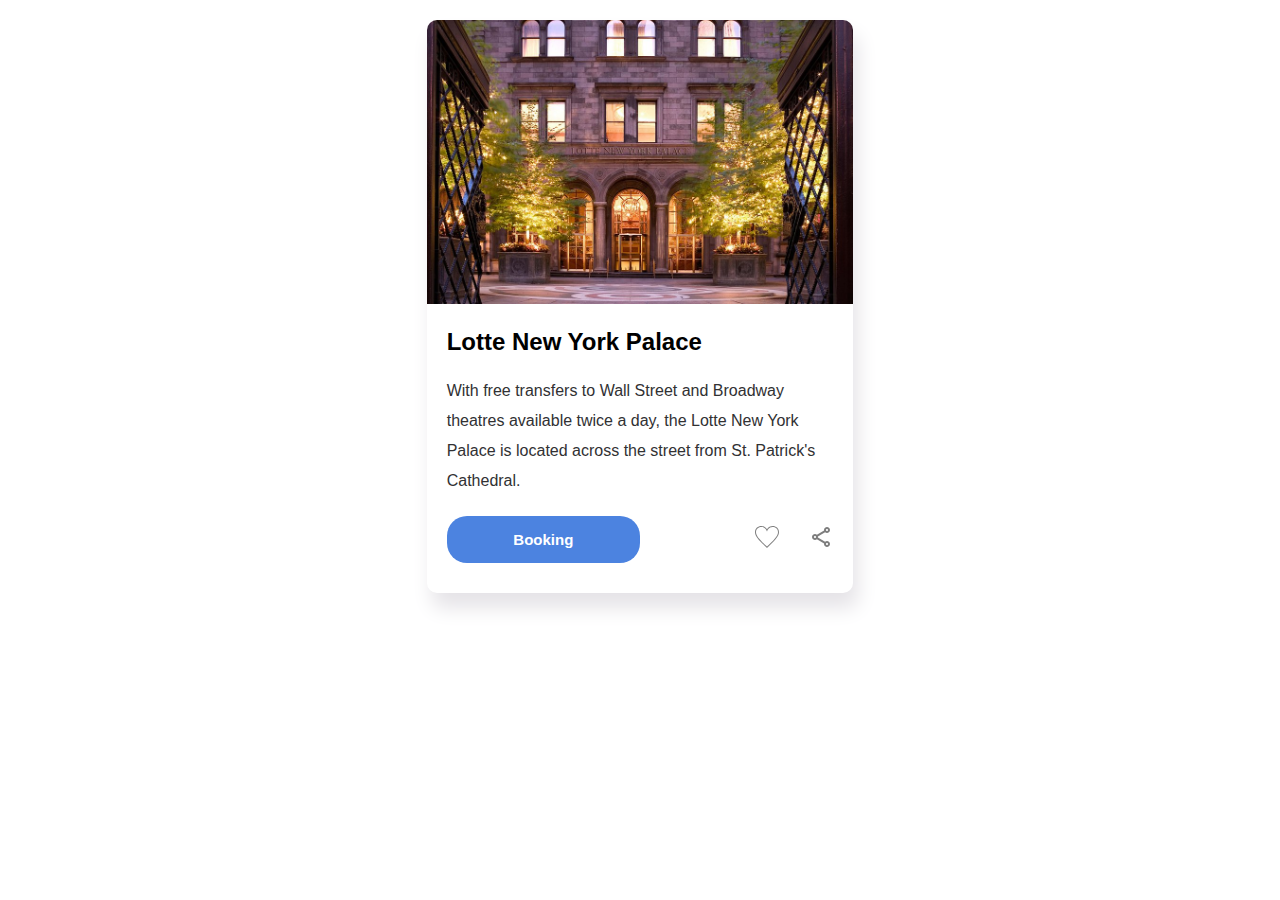
<file: card1/index.html>
<!--
    Este projeto é baseado neste design: https://perfecto-web.com/uploads/blog/2019/perfect-card-design-1-en.png
-->

<!DOCTYPE html>
<html lang="en">
<head>
    <meta charset="UTF-8">
    <meta http-equiv="X-UA-Compatible" content="IE=edge">
    <meta name="viewport" content="width=device-width, initial-scale=1.0">

    <title>Card 1</title>

    <link rel="stylesheet" href="style.css"/>
</head>
<body>
    <article class="card">
        <img class="card__image" src="lottePalace.jpg">
        <h2 class="card__title">Lotte New York Palace</h2>
        <p class="card__paragraph">
            With free transfers to Wall Street and Broadway theatres
            available twice a day, the Lotte New York Palace is located across the street
            from St. Patrick's Cathedral.
        </p>

        <footer class="card__footer">
            <button class="card__button">Booking</button>

            <div class="card__actions">
                <a href="#">
                    <svg width="24" height="24" xmlns="http://www.w3.org/2000/svg" fill-rule="evenodd" clip-rule="evenodd"><path d="M12 21.593c-5.63-5.539-11-10.297-11-14.402 0-3.791 3.068-5.191 5.281-5.191 1.312 0 4.151.501 5.719 4.457 1.59-3.968 4.464-4.447 5.726-4.447 2.54 0 5.274 1.621 5.274 5.181 0 4.069-5.136 8.625-11 14.402m5.726-20.583c-2.203 0-4.446 1.042-5.726 3.238-1.285-2.206-3.522-3.248-5.719-3.248-3.183 0-6.281 2.187-6.281 6.191 0 4.661 5.571 9.429 12 15.809 6.43-6.38 12-11.148 12-15.809 0-4.011-3.095-6.181-6.274-6.181"/></svg>
                </a>

                <a href="#">
                    <svg fill="#000000" xmlns="http://www.w3.org/2000/svg"  viewBox="0 0 24 24" width="24px" height="24px"><path d="M 18 2 C 16.35499 2 15 3.3549904 15 5 C 15 5.1909529 15.021791 5.3771224 15.056641 5.5585938 L 7.921875 9.7207031 C 7.3985399 9.2778539 6.7320771 9 6 9 C 4.3549904 9 3 10.35499 3 12 C 3 13.64501 4.3549904 15 6 15 C 6.7320771 15 7.3985399 14.722146 7.921875 14.279297 L 15.056641 18.439453 C 15.021555 18.621514 15 18.808386 15 19 C 15 20.64501 16.35499 22 18 22 C 19.64501 22 21 20.64501 21 19 C 21 17.35499 19.64501 16 18 16 C 17.26748 16 16.601593 16.279328 16.078125 16.722656 L 8.9433594 12.558594 C 8.9782095 12.377122 9 12.190953 9 12 C 9 11.809047 8.9782095 11.622878 8.9433594 11.441406 L 16.078125 7.2792969 C 16.60146 7.7221461 17.267923 8 18 8 C 19.64501 8 21 6.6450096 21 5 C 21 3.3549904 19.64501 2 18 2 z M 18 4 C 18.564129 4 19 4.4358706 19 5 C 19 5.5641294 18.564129 6 18 6 C 17.435871 6 17 5.5641294 17 5 C 17 4.4358706 17.435871 4 18 4 z M 6 11 C 6.5641294 11 7 11.435871 7 12 C 7 12.564129 6.5641294 13 6 13 C 5.4358706 13 5 12.564129 5 12 C 5 11.435871 5.4358706 11 6 11 z M 18 18 C 18.564129 18 19 18.435871 19 19 C 19 19.564129 18.564129 20 18 20 C 17.435871 20 17 19.564129 17 19 C 17 18.435871 17.435871 18 18 18 z"/></svg>
                </a>
                
                
            </div>
        </footer>
    </article>
</body>
</html>
</file>
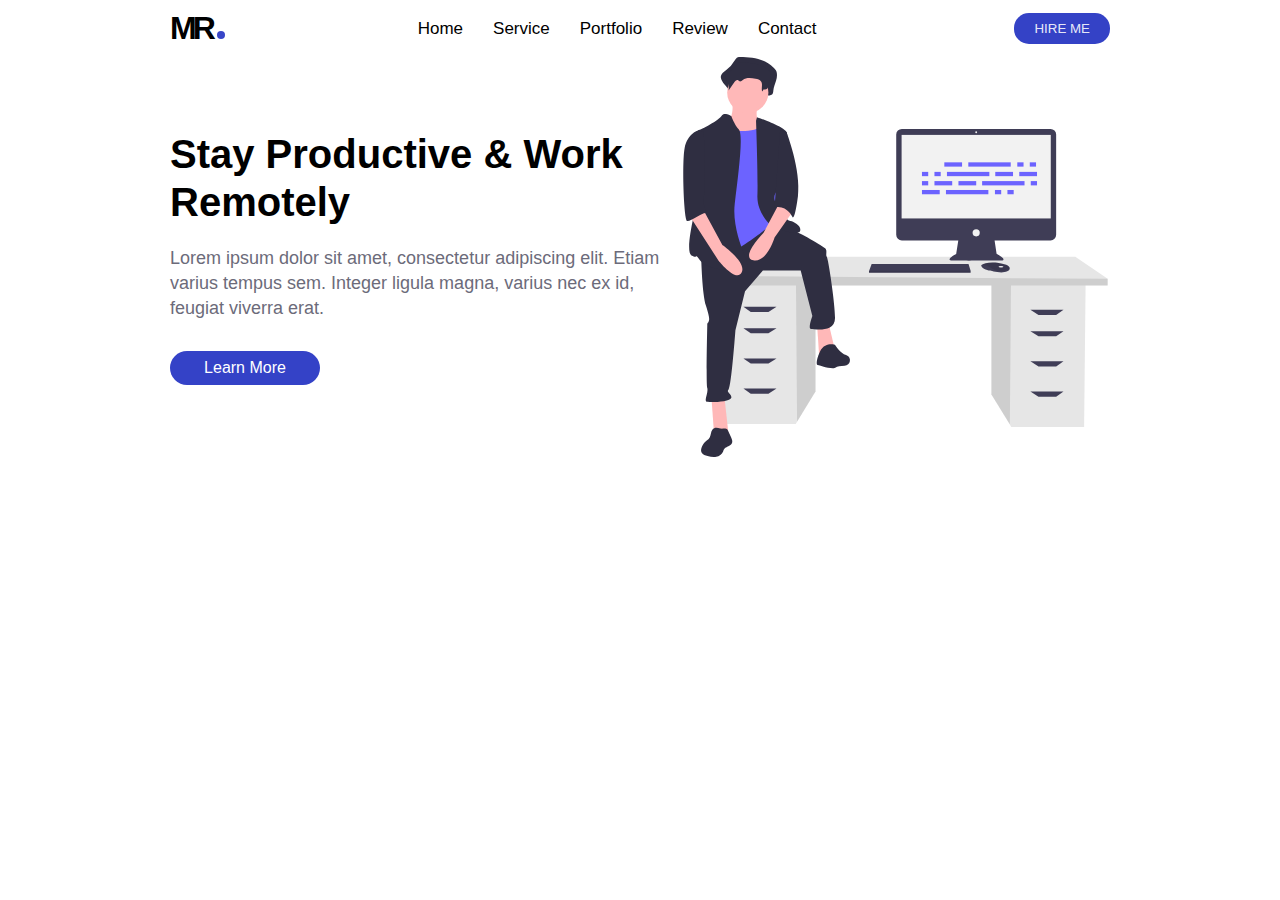
<file: header1/index.html>
<!DOCTYPE html>
<html lang="en">
<head>
    <meta charset="UTF-8">
    <meta http-equiv="X-UA-Compatible" content="IE=edge">
    <meta name="viewport" content="width=device-width, initial-scale=1.0">
    <title>Header1</title>
    <link rel="stylesheet" href="style.css"/>
</head>
<body>
    <header class="header">
        <h1 class="header__logo">Mr</h1>

        <nav class="navegation">
            <ul class="navegation__menu">
                <li class="navegation__item">
                    <a class="navegation__link" href="#home">Home</a>
                </li>

                <li class="navegation__item">
                    <a class="navegation__link" href="#service">Service</a>
                </li>

                <li class="navegation__item">
                    <a class="navegation__link" href="#portfolio">Portfolio</a>
                </li>

                <li class="navegation__item">
                    <a class="navegation__link" href="#review">Review</a>
                </li>

                <li class="navegation__item">
                    <a class="navegation__link" href="#contact">Contact</a>
                </li>
            </ul>
        </nav>

        <button class="header__button">Hire Me</button>

        <div class="menu-hamburguer">
            <svg viewBox="0 0 100 80" width="40" height="auto">
                <rect width="100%" height="15px"></rect>
                <rect y="30" width="100%" height="15px"></rect>
                <rect y="60" width="100%" height="15px"></rect>
            </svg>
        </div>
    </header>

    <div class="hero">
        <div class="hero__informations">
            <h2 class="hero__title">
                Stay Productive & Work Remotely
            </h2>
            <p class="hero__content">
                Lorem ipsum dolor sit amet, consectetur adipiscing elit. Etiam varius tempus sem. Integer ligula magna, varius nec ex id, feugiat viverra erat. 
            </p>
            <button class="hero__button">
                Learn More
            </button>
        </div>

        <img class="hero__image" src="hero__image.svg"/>
    </div>

    <script src="script.js"></script> 
</body>
</html>
</file>
<file: card1/style.css>
*{
    margin: 0;
    padding: 0;
    box-sizing: border-box;
}

img{
    max-width: 100%;
    object-fit: cover;
}

.card{
    width: 33.33%;
    margin: 20px auto;

    overflow: hidden;
    border-radius: 10px;

    background-color: #ffffff;
    box-shadow: 5px 15px 20px #e5e3e7;

    font-family: Arial, Helvetica, sans-serif;
}

.card__title,
.card__paragraph,
.card__footer{
    margin: 20px 20px 0;
}

.card__paragraph{
    line-height: 30px;
    color: #313133;
}

.card__footer{
    display: flex;
    justify-content: space-between;
    align-items: center;

    margin-bottom: 30px;
}

.card__button{
    width: 50%;
    padding: 15px 0px;

    background: #4c83e0;
    color: #ffffff;
    
    border: none;
    border-radius: 20px;
    
    font-size: 15px;
    font-weight: bold;
    cursor: pointer;
}

.card__actions{
    display: flex;
    flex-wrap: wrap;
    gap: 30px;
}

.card__actions svg{
    opacity: .5;
}

@media only screen and (max-width: 750px){
    body{
        padding: 0 10px;
    }
    .card{
        width: 100%;
    }
}
</file>
<file: header1/style.css>
*{
    margin: 0;
    padding: 0;
    box-sizing: border-box;
}

body{
    max-width: 940px;
    margin: 0 auto;
}

.header{
    display: flex;
    justify-content: space-between;
    align-items: center;
    max-width: 940px;

    margin: 0 auto;
    padding: 10px 0;
}

.header__logo{
    position: relative;
    font-weight: bold;
    font-family:'Segoe UI', Tahoma, Geneva, Verdana, sans-serif;
    text-transform: uppercase;
    letter-spacing: -4px;
}

.header__logo::after{
    content: "";
    display: inline-block;
    width: 8px;
    height: 8px;

    position: relative;
    left: 5px;
    right: 0;
    bottom: 0;

    border-radius: 50%;
    background: #3846c8;
}

.navegation__menu{
    display: flex;
    gap: 30px;
    list-style: none;
}

.navegation__item{
    display: block;
    width: auto;
    height: auto;
}

.navegation__link{
    display: block;
    text-decoration: none;
    color: #000000;
    font-size: 17px;
    font-weight: 900;
    font-family: Arial, Helvetica, sans-serif;
    font-weight: 500;
}

.navegation__link:hover{    
    color: #3442c6;
}

.header__button{
    background: #3442c6;
    border: none;
    padding: 8px 20px;
    border-radius: 15px;
    color: rgba(255, 255, 255, 0.9);
    text-transform: uppercase;
    cursor: pointer;
    font-family: 'Franklin Gothic Medium', 'Arial Narrow', Arial, sans-serif;
}

.menu-hamburguer{
    display: none;
}

.hero{
    display: flex;
    align-items: center;
    height: 400px;
}

.hero_informations{
    width: 50%;
}

.hero__title{
    font-family: Arial, Helvetica, sans-serif;
    font-size: 40px;
    font-weight: 900;
    line-height: 120%;
}

.hero__content{
    line-height: 25px;
    font-size: 18px;
    font-family: Arial, Helvetica, sans-serif;
    /* opacity: .8; */
    color: #6c6b7a;
    margin-bottom: 30px;
    margin-top: 20px;
}

.hero__button{
    text-align: center;
    width: 150px;
    padding: 8px 20px;
    background: #3442c7;
    border: none;
    border-radius: 30px;
    font-size: 16px; 
    color: #ffffff;
    cursor: pointer;
}

.hero__image{
    width: 100%;
    max-width: 100%;
    max-height: 100%;
}

@media (max-width: 940px){
    body{
        padding: 0 5px;
    }
}

@media (max-width: 897px){
    .hero__image{
        width: 50%;
    }
}

@media (max-width: 650px){
    .header__button{
        display: none;
    }

    .menu-hamburguer{
        height: auto;
        display: flex;
        padding: 10px;
        border-radius: 50%;
        
        cursor: pointer;
    }

    .menu-hamburguer--fixed{
        position: fixed;
        right: 20px;
        top: 20px;

        background: #cecece;
    }

    .navegation{
        display: none;
        flex-direction: column;
        justify-content: center;
        position: fixed;
        top: 0;
        left: 0;
        width: 100vw;
        height: 100vh;
        background: #e6e6e6;
    }

    .navegation--flex{
        display: flex;
    }

    .navegation__menu{
        flex-direction: column;
        align-items: center;
        justify-content: center;
    }

    .navegation__item{
        width: 100%;
        text-align: center;
    }

    .navegation__link{
        padding: 20px;
    }

    .navegation__link:hover{
        background: #3442c6;
        color: #ffffff;
        animation: link-hover 0.5s linear;
    }

    @keyframes link-hover{
        0%{
            opacity: .5;
        }

        100%{
            opacity: 1;
        }
    }
}

@media (max-width: 897px){
    .hero{
        flex-direction: column;
        height: auto;
        padding-top: 20px;
    }
    .hero__image{
        margin-bottom: 10px;
        margin-top: 10px;
        margin-left: 100px;
    }
}

@media (max-width: 300px){
    .hero__image{
        width: 45%;
    }
}

@media (max-height: 400px){
    .navegation{
        overflow-y: auto;
    }

    .navegation__menu{
        gap: 10px;
    }

    .navegation__link{
        padding: 10px;
    }
}
</file>
